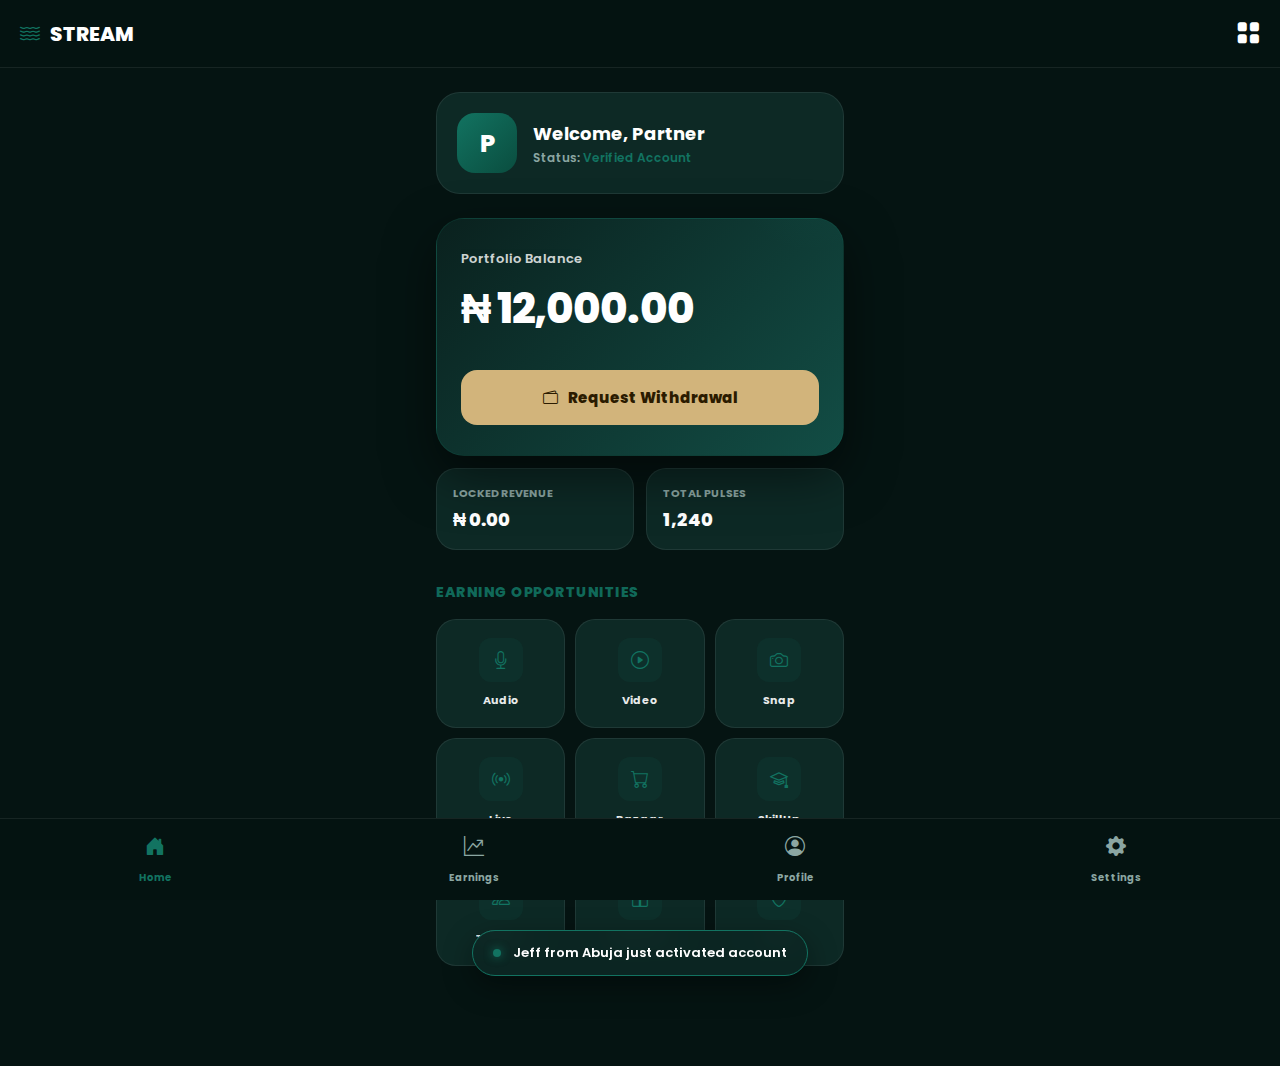
<file: dashboard.html>
<!DOCTYPE html>
<html lang="en">

<head>
    <meta charset="UTF-8">
    <meta name="viewport" content="width=device-width, initial-scale=1.0">
    <title>Stream Dashboard | Partner Console</title>

    <!-- Google Font: Poppins -->
    <link href="https://fonts.googleapis.com/css2?family=Poppins:wght@400;500;600;700;800&display=swap"
        rel="stylesheet">

    <!-- Bootstrap Icons -->
    <link href="https://cdn.jsdelivr.net/npm/bootstrap-icons@1.11.3/font/bootstrap-icons.css" rel="stylesheet">

    <style>
        :root {
            --stream-teal: #127361;
            --stream-light-green: #0a4d3f;
            --stream-forest: #0a211e;
            --stream-deep: #051412;
            --stream-gold: #d2b47b;
            --stream-white: #ffffff;
            --stream-muted: #8ba6a2;
            --stream-card: #0d2925;
            --stream-border: rgba(255, 255, 255, 0.08);
        }

        * {
            margin: 0;
            padding: 0;
            box-sizing: border-box;
            font-family: 'Poppins', sans-serif;
        }

        body {
            background: var(--stream-deep);
            color: var(--stream-white);
            min-height: 100vh;
            overflow-x: hidden;
            -webkit-font-smoothing: antialiased;
        }

        /* HEADER */
        .top-bar {
            background: #041311;
            padding: 16px 20px;
            display: flex;
            justify-content: space-between;
            align-items: center;
            border-bottom: 1px solid var(--stream-border);
            position: sticky;
            top: 0;
            z-index: 100;
        }

        .logo {
            font-size: 20px;
            font-weight: 800;
            display: flex;
            align-items: center;
            gap: 10px;
            color: white;
        }

        .logo i {
            color: var(--stream-teal);
        }

        .menu-btn {
            font-size: 24px;
            color: white;
            cursor: pointer;
        }

        /* MAIN CONTENT - MOBILE Centric */
        main {
            max-width: 440px;
            margin: 0 auto;
            padding: 24px 16px 100px;
        }

        /* PROFILE */
        .profile-card {
            background: var(--stream-card);
            border-radius: 24px;
            padding: 20px;
            display: flex;
            align-items: center;
            gap: 16px;
            border: 1px solid var(--stream-border);
            margin-bottom: 24px;
        }

        .avatar {
            width: 60px;
            height: 60px;
            background: linear-gradient(135deg, var(--stream-teal), var(--stream-light-green));
            border-radius: 18px;
            display: flex;
            align-items: center;
            justify-content: center;
            font-size: 24px;
            font-weight: 800;
            color: #ffffff;
        }

        .profile-info h3 {
            font-size: 18px;
            font-weight: 700;
            margin-bottom: 2px;
        }

        .profile-info p {
            font-size: 12px;
            color: var(--stream-muted);
            font-weight: 600;
        }

        /* WALLET CARD */
        .wallet-card {
            background: linear-gradient(135deg, #0a211e, #124d45);
            border-radius: 28px;
            padding: 30px 24px;
            border: 1px solid rgba(18, 115, 97, 0.2);
            position: relative;
            overflow: hidden;
            box-shadow: 0 20px 50px rgba(0, 0, 0, 0.5);
        }

        .wallet-card::after {
            content: '';
            position: absolute;
            top: -50%;
            right: -10%;
            width: 150px;
            height: 150px;
            background: radial-gradient(circle, rgba(18, 115, 97, 0.1), transparent 70%);
        }

        .wallet-label {
            font-size: 13px;
            font-weight: 600;
            opacity: 0.8;
            margin-bottom: 8px;
            display: block;
        }

        .wallet-amount {
            font-size: 42px;
            font-weight: 800;
            margin-bottom: 30px;
            letter-spacing: -1px;
        }

        .btn-withdraw {
            background: var(--stream-gold);
            color: #2b1b00;
            width: 100%;
            padding: 16px;
            border: none;
            border-radius: 16px;
            font-weight: 800;
            font-size: 15px;
            cursor: pointer;
            display: flex;
            align-items: center;
            justify-content: center;
            gap: 10px;
            transition: all 0.3s cubic-bezier(0.175, 0.885, 0.32, 1.275);
        }

        .btn-withdraw:hover {
            transform: translateY(-3px);
            box-shadow: 0 10px 25px rgba(210, 180, 123, 0.3);
        }

        /* STATS GRID */
        .stats-grid {
            display: grid;
            grid-template-columns: 1fr 1fr;
            gap: 12px;
            margin-top: 12px;
        }

        .stat-box {
            background: var(--stream-card);
            border-radius: 20px;
            padding: 16px;
            border: 1px solid var(--stream-border);
        }

        .stat-label {
            font-size: 11px;
            font-weight: 700;
            color: var(--stream-muted);
            text-transform: uppercase;
            margin-bottom: 4px;
            display: block;
        }

        .stat-value {
            font-size: 18px;
            font-weight: 800;
            color: white;
        }

        /* OPPORTUNITIES */
        .section-title {
            font-size: 14px;
            font-weight: 800;
            margin: 32px 0 16px;
            opacity: 0.9;
            color: var(--stream-teal);
            text-transform: uppercase;
            letter-spacing: 0.5px;
        }

        .collab-grid {
            display: grid;
            grid-template-columns: repeat(3, 1fr);
            gap: 10px;
        }

        .collab-item {
            background: var(--stream-card);
            border-radius: 20px;
            padding: 18px 10px;
            text-align: center;
            border: 1px solid var(--stream-border);
            transition: all 0.3s ease;
            cursor: pointer;
        }

        .collab-item:hover {
            border-color: var(--stream-teal);
            background: #0c2b27;
            transform: translateY(-3px);
        }

        .collab-icon {
            width: 44px;
            height: 44px;
            background: rgba(18, 115, 97, 0.1);
            border-radius: 12px;
            display: flex;
            align-items: center;
            justify-content: center;
            color: var(--stream-teal);
            font-size: 18px;
            margin: 0 auto 10px;
        }

        .collab-name {
            font-size: 11px;
            font-weight: 700;
            opacity: 0.9;
        }

        /* SOCIAL TOAST */
        #socialToast {
            position: fixed;
            bottom: 24px;
            left: 50%;
            transform: translateX(-50%) translateY(100px);
            background: rgba(12, 38, 35, 0.95);
            backdrop-filter: blur(10px);
            border: 1px solid var(--stream-teal);
            padding: 12px 20px;
            border-radius: 100px;
            display: flex;
            align-items: center;
            gap: 12px;
            box-shadow: 0 10px 30px rgba(0, 0, 0, 0.4);
            transition: all 0.5s cubic-bezier(0.175, 0.885, 0.32, 1.275);
            width: max-content;
            max-width: 90%;
            z-index: 1000;
        }

        #socialToast.show {
            transform: translateX(-50%) translateY(0);
        }

        .toast-dot {
            width: 8px;
            height: 8px;
            background: var(--stream-teal);
            border-radius: 50%;
            box-shadow: 0 0 10px var(--stream-teal);
        }

        .toast-text {
            font-size: 13px;
            font-weight: 600;
            color: white;
        }

        /* APP-LIKE NAV BAR */
        .bottom-nav {
            position: fixed;
            bottom: 0;
            width: 100%;
            background: #041311;
            display: flex;
            justify-content: space-around;
            padding: 12px 0;
            border-top: 1px solid var(--stream-border);
            z-index: 500;
        }

        .nav-item {
            text-align: center;
            color: var(--stream-muted);
            cursor: pointer;
        }

        .nav-item.active {
            color: var(--stream-teal);
        }

        .nav-item i {
            font-size: 20px;
            display: block;
            margin-bottom: 2px;
        }

        .nav-item span {
            font-size: 10px;
            font-weight: 700;
        }

        .hidden {
            display: none;
        }
    </style>
</head>

<body>

    <header class="top-bar">
        <div class="logo">
            <i class="bi bi-water"></i>
            <span>STREAM</span>
        </div>
        <div class="menu-btn">
            <i class="bi bi-grid-fill"></i>
        </div>
    </header>

    <main>
        <!-- PROFILE -->
        <div class="profile-card">
            <div class="avatar" id="userInitial">S</div>
            <div class="profile-info">
                <h3>Welcome, <span id="userName">Partner</span></h3>
                <p>Status: <span style="color: var(--stream-teal);">Verified Account</span></p>
            </div>
        </div>

        <!-- WALLET -->
        <div class="wallet-card">
            <span class="wallet-label">Portfolio Balance</span>
            <h2 class="wallet-amount">₦ 12,000.00</h2>
            <button class="btn-withdraw" onclick="location.href='payment.html'">
                <i class="bi bi-wallet2"></i> Request Withdrawal
            </button>
        </div>

        <div class="stats-grid">
            <div class="stat-box">
                <span class="stat-label">Locked Revenue</span>
                <span class="stat-value">₦ 0.00</span>
            </div>
            <div class="stat-box">
                <span class="stat-label">Total Pulses</span>
                <span class="stat-value">1,240</span>
            </div>
        </div>

        <!-- COLLABS -->
        <h4 class="section-title">Earning Opportunities</h4>
        <div class="collab-grid">
            <div class="collab-item">
                <div class="collab-icon"><i class="bi bi-mic"></i></div>
                <div class="collab-name">Audio</div>
            </div>
            <div class="collab-item">
                <div class="collab-icon"><i class="bi bi-play-circle"></i></div>
                <div class="collab-name">Video</div>
            </div>
            <div class="collab-item">
                <div class="collab-icon"><i class="bi bi-camera"></i></div>
                <div class="collab-name">Snap</div>
            </div>
            <div class="collab-item">
                <div class="collab-icon"><i class="bi bi-broadcast"></i></div>
                <div class="collab-name">Live</div>
            </div>
            <div class="collab-item">
                <div class="collab-icon"><i class="bi bi-cart"></i></div>
                <div class="collab-name">Bazaar</div>
            </div>
            <div class="collab-item">
                <div class="collab-icon"><i class="bi bi-mortarboard"></i></div>
                <div class="collab-name">SkillUp</div>
            </div>
            <div class="collab-item">
                <div class="collab-icon"><i class="bi bi-people"></i></div>
                <div class="collab-name">Trigger</div>
            </div>
            <div class="collab-item">
                <div class="collab-icon"><i class="bi bi-gift"></i></div>
                <div class="collab-name">Rewards</div>
            </div>
            <div class="collab-item">
                <div class="collab-icon"><i class="bi bi-shield-check"></i></div>
                <div class="collab-name">Auth</div>
            </div>
        </div>
    </main>

    <!-- APP NAV -->
    <nav class="bottom-nav">
        <div class="nav-item active">
            <i class="bi bi-house-door-fill"></i>
            <span>Home</span>
        </div>
        <div class="nav-item">
            <i class="bi bi-graph-up-arrow"></i>
            <span>Earnings</span>
        </div>
        <div class="nav-item">
            <i class="bi bi-person-circle"></i>
            <span>Profile</span>
        </div>
        <div class="nav-item">
            <i class="bi bi-gear-fill"></i>
            <span>Settings</span>
        </div>
    </nav>

    <!-- TOAST -->
    <div id="socialToast">
        <div class="toast-dot"></div>
        <span class="toast-text" id="toastContent">Jeff from Abuja just activated account</span>
    </div>

    <script>
        document.addEventListener('DOMContentLoaded', () => {
            const fullName = localStorage.getItem('fx_username') || 'Partner';
            const firstName = fullName.split(' ')[0];
            document.getElementById('userName').textContent = firstName;
            document.getElementById('userInitial').textContent = firstName.charAt(0).toUpperCase();

            // Social Proof Cycle
            const toast = document.getElementById('socialToast');
            const toastText = document.getElementById('toastContent');
            const notifications = [
                "Chika from Lagos withdrew ₦15,000",
                "Ahmed from Kano just activated account",
                "Success from Benin earned ₦5,700 on Live",
                "Zainab from Abuja withdrew ₦25,400",
                "David from Port Harcourt joined the Guild"
            ];

            let index = 0;
            setInterval(() => {
                toastText.textContent = notifications[index];
                toast.classList.add('show');
                setTimeout(() => {
                    toast.classList.remove('show');
                }, 4000);
                index = (index + 1) % notifications.length;
            }, 8000);
        });
    </script>
</body>

</html>
</file>
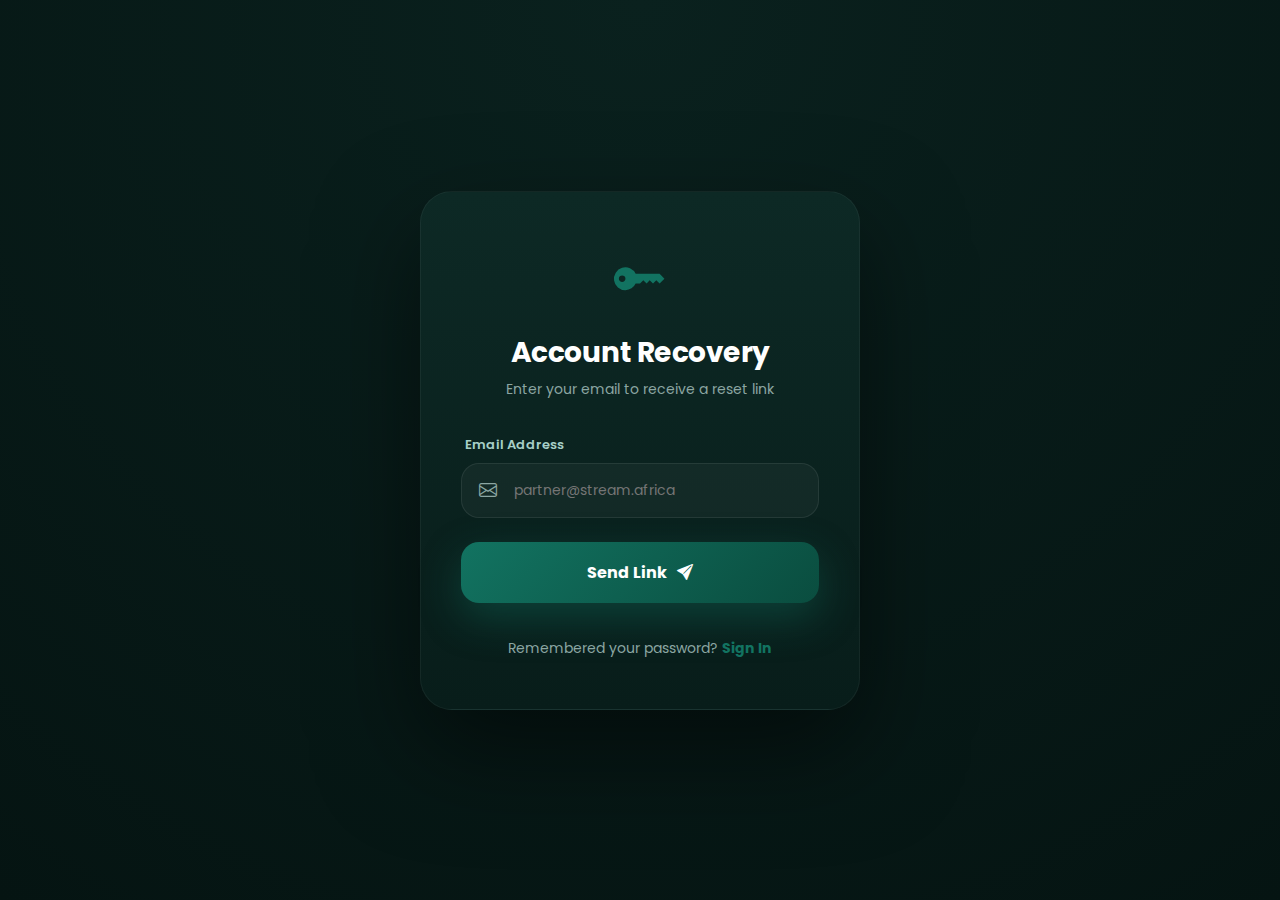
<file: forgot-password.html>
<!DOCTYPE html>
<html lang="en">

<head>
    <meta charset="UTF-8">
    <meta name="viewport" content="width=device-width, initial-scale=1.0">
    <title>Recover Account | STREAM - Reset Password</title>

    <!-- Google Font: Poppins -->
    <link href="https://fonts.googleapis.com/css2?family=Poppins:wght@400;500;600;700&display=swap" rel="stylesheet">

    <!-- Bootstrap Icons -->
    <link href="https://cdn.jsdelivr.net/npm/bootstrap-icons@1.11.3/font/bootstrap-icons.css" rel="stylesheet">

    <style>
        :root {
            --forest-deep: #051412;
            --forest-soft: #0a211e;
            --card-top: #0d2925;
            --card-bottom: #081d1a;
            --vibrant-green: #127361;
            --deep-green: #0a4d3f;
            --text-silver: #f0f4f2;
            --text-muted: #8ba6a2;
            --white: #ffffff;
        }

        * {
            margin: 0;
            padding: 0;
            box-sizing: border-box;
            font-family: 'Poppins', sans-serif;
        }

        body {
            min-height: 100vh;
            background: radial-gradient(circle at top, var(--forest-soft), var(--forest-deep));
            display: flex;
            align-items: center;
            justify-content: center;
            padding: 24px;
            color: var(--text-silver);
            overflow-x: hidden;
        }

        .auth-wrapper {
            background: linear-gradient(180deg, var(--card-top), var(--card-bottom));
            width: 100%;
            max-width: 440px;
            border-radius: 32px;
            padding: 50px 40px;
            box-shadow: 0 40px 100px rgba(0, 0, 0, 0.5);
            border: 1px solid rgba(255, 255, 255, 0.05);
            animation: authFadeIn 0.7s cubic-bezier(0.23, 1, 0.32, 1);
        }

        @keyframes authFadeIn {
            from {
                opacity: 0;
                transform: translateY(40px);
            }

            to {
                opacity: 1;
                transform: translateY(0);
            }
        }

        .logo-section {
            text-align: center;
            margin-bottom: 35px;
        }

        .logo-section i {
            font-size: 52px;
            color: var(--vibrant-green);
            margin-bottom: 12px;
            display: block;
        }

        .logo-section h1 {
            font-size: 28px;
            font-weight: 700;
            color: var(--white);
            letter-spacing: -0.5px;
        }

        .logo-section p {
            font-size: 14px;
            color: var(--text-muted);
            margin-top: 5px;
        }

        .form-group {
            margin-bottom: 24px;
        }

        .form-group label {
            display: block;
            font-size: 13px;
            font-weight: 600;
            color: #a7cfc7;
            margin-bottom: 8px;
            margin-left: 4px;
        }

        .input-box {
            position: relative;
        }

        .input-box i {
            position: absolute;
            left: 18px;
            top: 50%;
            transform: translateY(-50%);
            color: var(--text-muted);
            font-size: 18px;
        }

        .input-box input {
            width: 100%;
            padding: 16px 16px 16px 52px;
            background: rgba(255, 255, 255, 0.04);
            border: 1px solid rgba(255, 255, 255, 0.08);
            border-radius: 18px;
            color: var(--white);
            font-size: 14px;
            transition: all 0.3s ease;
            outline: none;
        }

        .input-box input:focus {
            background: rgba(255, 255, 255, 0.08);
            border-color: var(--vibrant-green);
            box-shadow: 0 0 0 4px rgba(29, 191, 115, 0.15);
        }

        .submit-btn {
            width: 100%;
            padding: 18px;
            background: linear-gradient(135deg, var(--vibrant-green), var(--deep-green));
            border: none;
            border-radius: 18px;
            color: #ffffff;
            font-size: 16px;
            font-weight: 700;
            cursor: pointer;
            margin-top: 5px;
            transition: all 0.3s cubic-bezier(0.175, 0.885, 0.32, 1.275);
            box-shadow: 0 15px 40px rgba(18, 115, 97, 0.4);
            display: flex;
            align-items: center;
            justify-content: center;
            gap: 10px;
        }

        .submit-btn:hover {
            transform: translateY(-3px);
            box-shadow: 0 20px 50px rgba(18, 115, 97, 0.5);
        }

        .footer-links {
            text-align: center;
            margin-top: 35px;
            font-size: 14px;
            color: var(--text-muted);
        }

        .footer-links a {
            color: var(--vibrant-green);
            font-weight: 700;
            text-decoration: none;
        }

        #successView {
            display: none;
            text-align: center;
        }

        #successView i {
            font-size: 64px;
            color: var(--vibrant-green);
            margin-bottom: 20px;
            display: block;
        }
    </style>
</head>

<body>

    <div class="auth-wrapper">
        <div id="formView">
            <div class="logo-section">
                <i class="bi bi-key-fill"></i>
                <h1>Account Recovery</h1>
                <p>Enter your email to receive a reset link</p>
            </div>

            <form id="recoverForm">
                <div class="form-group">
                    <label>Email Address</label>
                    <div class="input-box">
                        <i class="bi bi-envelope"></i>
                        <input type="email" id="email" placeholder="partner@stream.africa" required>
                    </div>
                </div>

                <button type="submit" class="submit-btn" id="submitBtn">
                    Send Link <i class="bi bi-send-fill"></i>
                </button>

                <div class="footer-links">
                    <p>Remembered your password? <a href="login.html">Sign In</a></p>
                </div>
            </form>
        </div>

        <div id="successView">
            <i class="bi bi-check-circle-fill"></i>
            <h2 style="color: white; margin-bottom: 10px;">Check Your Inbox</h2>
            <p style="color: var(--text-muted); font-size: 14px; margin-bottom: 30px;">We've sent recovery instructions
                to your registered email address.</p>
            <a href="login.html" class="submit-btn" style="text-decoration: none;">Return to Login</a>
        </div>
    </div>

    <script>
        document.getElementById('recoverForm').addEventListener('submit', (e) => {
            e.preventDefault();
            document.getElementById('formView').style.display = 'none';
            document.getElementById('successView').style.display = 'block';
        });
    </script>
</body>

</html>
</file>
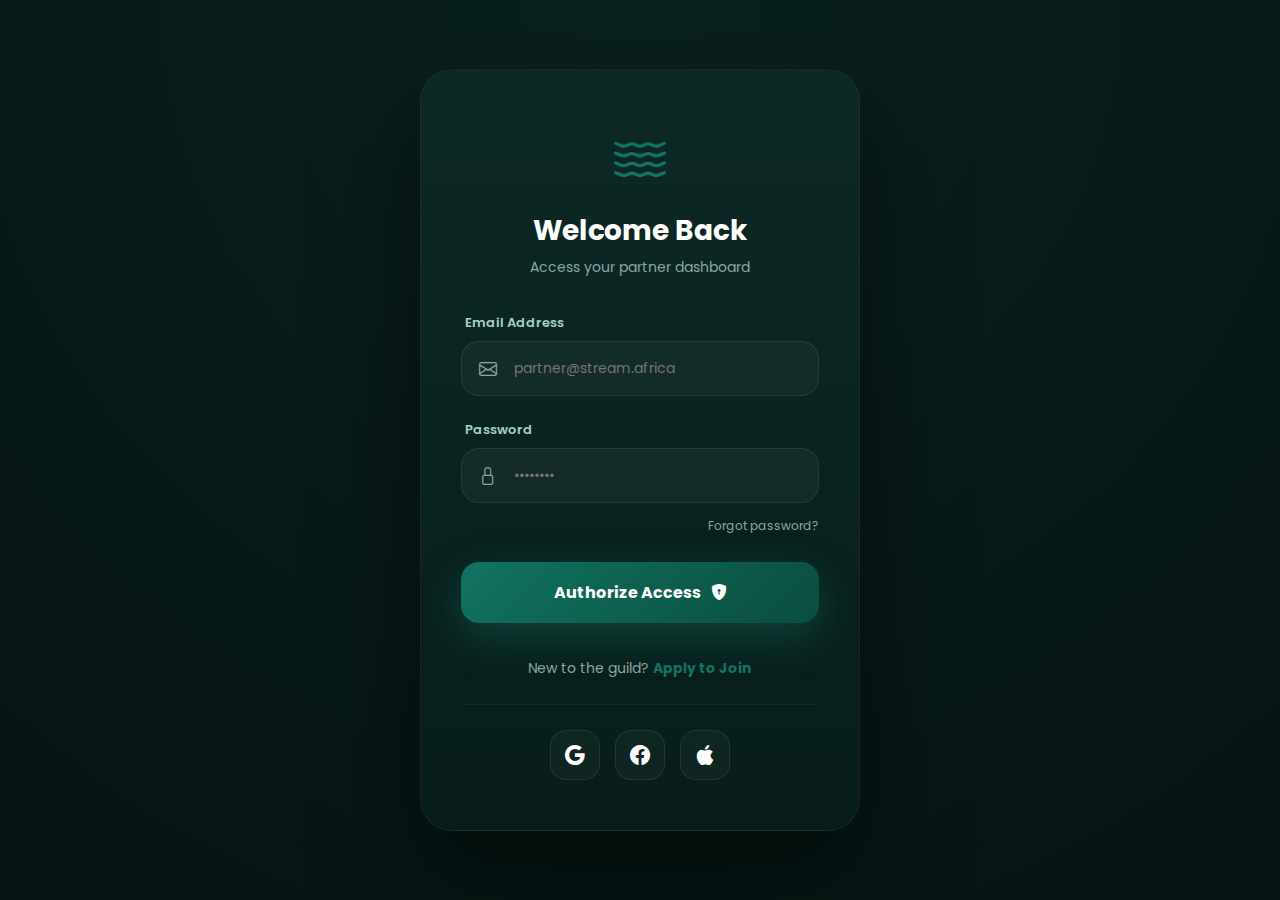
<file: login.html>
<!DOCTYPE html>
<html lang="en">

<head>
    <meta charset="UTF-8">
    <meta name="viewport" content="width=device-width, initial-scale=1.0">
    <title>Login | STREAM - Access Dashboard</title>

    <!-- Google Font: Poppins -->
    <link href="https://fonts.googleapis.com/css2?family=Poppins:wght@400;500;600;700&display=swap" rel="stylesheet">

    <!-- Bootstrap Icons -->
    <link href="https://cdn.jsdelivr.net/npm/bootstrap-icons@1.11.3/font/bootstrap-icons.css" rel="stylesheet">

    <style>
        :root {
            --forest-deep: #051412;
            --forest-soft: #0a211e;
            --card-top: #0d2925;
            --card-bottom: #081d1a;
            --vibrant-green: #127361;
            --deep-green: #0a4d3f;
            --text-silver: #f0f4f2;
            --text-muted: #8ba6a2;
            --white: #ffffff;
        }

        * {
            margin: 0;
            padding: 0;
            box-sizing: border-box;
            font-family: 'Poppins', sans-serif;
        }

        body {
            min-height: 100vh;
            background: radial-gradient(circle at top, var(--forest-soft), var(--forest-deep));
            display: flex;
            align-items: center;
            justify-content: center;
            padding: 24px;
            color: var(--text-silver);
            overflow-x: hidden;
        }

        .auth-wrapper {
            background: linear-gradient(180deg, var(--card-top), var(--card-bottom));
            width: 100%;
            max-width: 440px;
            border-radius: 32px;
            padding: 50px 40px;
            box-shadow: 0 40px 100px rgba(0, 0, 0, 0.5);
            border: 1px solid rgba(255, 255, 255, 0.05);
            animation: authFadeIn 0.7s cubic-bezier(0.23, 1, 0.32, 1);
        }

        @keyframes authFadeIn {
            from {
                opacity: 0;
                transform: translateY(40px);
            }

            to {
                opacity: 1;
                transform: translateY(0);
            }
        }

        .logo-section {
            text-align: center;
            margin-bottom: 35px;
        }

        .logo-section i {
            font-size: 52px;
            color: var(--vibrant-green);
            margin-bottom: 12px;
            display: block;
        }

        .logo-section h1 {
            font-size: 28px;
            font-weight: 700;
            color: var(--white);
            letter-spacing: -0.5px;
        }

        .logo-section p {
            font-size: 14px;
            color: var(--text-muted);
            margin-top: 5px;
        }

        .form-group {
            margin-bottom: 24px;
        }

        .form-group label {
            display: block;
            font-size: 13px;
            font-weight: 600;
            color: #a7cfc7;
            margin-bottom: 8px;
            margin-left: 4px;
        }

        .input-box {
            position: relative;
        }

        .input-box i {
            position: absolute;
            left: 18px;
            top: 50%;
            transform: translateY(-50%);
            color: var(--text-muted);
            font-size: 18px;
        }

        .input-box input {
            width: 100%;
            padding: 16px 16px 16px 52px;
            background: rgba(255, 255, 255, 0.04);
            border: 1px solid rgba(255, 255, 255, 0.08);
            border-radius: 18px;
            color: var(--white);
            font-size: 14px;
            transition: all 0.3s ease;
            outline: none;
        }

        .input-box input:focus {
            background: rgba(255, 255, 255, 0.08);
            border-color: var(--vibrant-green);
            box-shadow: 0 0 0 4px rgba(29, 191, 115, 0.15);
        }

        .forgot-link {
            text-align: right;
            margin-top: -15px;
            margin-bottom: 25px;
        }

        .forgot-link a {
            font-size: 12px;
            color: var(--text-muted);
            text-decoration: none;
            transition: color 0.2s;
        }

        .forgot-link a:hover {
            color: var(--vibrant-green);
        }

        .submit-btn {
            width: 100%;
            padding: 18px;
            background: linear-gradient(135deg, var(--vibrant-green), var(--deep-green));
            border: none;
            border-radius: 18px;
            color: #ffffff;
            font-size: 16px;
            font-weight: 700;
            cursor: pointer;
            margin-top: 5px;
            transition: all 0.3s cubic-bezier(0.175, 0.885, 0.32, 1.275);
            box-shadow: 0 15px 40px rgba(18, 115, 97, 0.4);
            display: flex;
            align-items: center;
            justify-content: center;
            gap: 10px;
        }

        .submit-btn:hover {
            transform: translateY(-3px);
            box-shadow: 0 20px 50px rgba(18, 115, 97, 0.5);
        }

        .footer-links {
            text-align: center;
            margin-top: 35px;
            font-size: 14px;
            color: var(--text-muted);
        }

        .footer-links a {
            color: var(--vibrant-green);
            font-weight: 700;
            text-decoration: none;
        }

        .footer-links p {
            margin-bottom: 15px;
        }

        .social-login {
            display: flex;
            justify-content: center;
            gap: 15px;
            margin-top: 25px;
            border-top: 1px solid rgba(255, 255, 255, 0.05);
            padding-top: 25px;
        }

        .social-btn {
            width: 50px;
            height: 50px;
            border-radius: 16px;
            background: rgba(255, 255, 255, 0.03);
            border: 1px solid rgba(255, 255, 255, 0.08);
            color: var(--white);
            display: flex;
            align-items: center;
            justify-content: center;
            font-size: 20px;
            transition: all 0.3s ease;
            cursor: pointer;
        }

        .social-btn:hover {
            background: rgba(255, 255, 255, 0.08);
            border-color: var(--vibrant-green);
            transform: translateY(-2px);
        }
    </style>
</head>

<body>

    <div class="auth-wrapper">
        <div class="logo-section">
            <i class="bi bi-water"></i>
            <h1>Welcome Back</h1>
            <p>Access your partner dashboard</p>
        </div>

        <form id="loginForm">
            <div class="form-group">
                <label>Email Address</label>
                <div class="input-box">
                    <i class="bi bi-envelope"></i>
                    <input type="email" id="email" placeholder="partner@stream.africa" required>
                </div>
            </div>

            <div class="form-group">
                <label>Password</label>
                <div class="input-box">
                    <i class="bi bi-lock"></i>
                    <input type="password" id="password" placeholder="••••••••" required>
                </div>
            </div>

            <div class="forgot-link">
                <a href="forgot-password.html">Forgot password?</a>
            </div>

            <button type="submit" class="submit-btn">
                Authorize Access <i class="bi bi-shield-lock-fill"></i>
            </button>

            <div class="footer-links">
                <p>New to the guild? <a href="register.html">Apply to Join</a></p>
            </div>
        </form>

        <div class="social-login">
            <div class="social-btn"><i class="bi bi-google"></i></div>
            <div class="social-btn"><i class="bi bi-facebook"></i></div>
            <div class="social-btn"><i class="bi bi-apple"></i></div>
        </div>
    </div>

    <script>
        document.getElementById('loginForm').addEventListener('submit', (e) => {
            e.preventDefault();
            // In a real app, we'd verify credentials here
            const email = document.getElementById('email').value;
            const pseudoName = email.split('@')[0];
            localStorage.setItem('fx_username', pseudoName);
            location.href = 'dashboard.html';
        });
    </script>
</body>

</html>
</file>
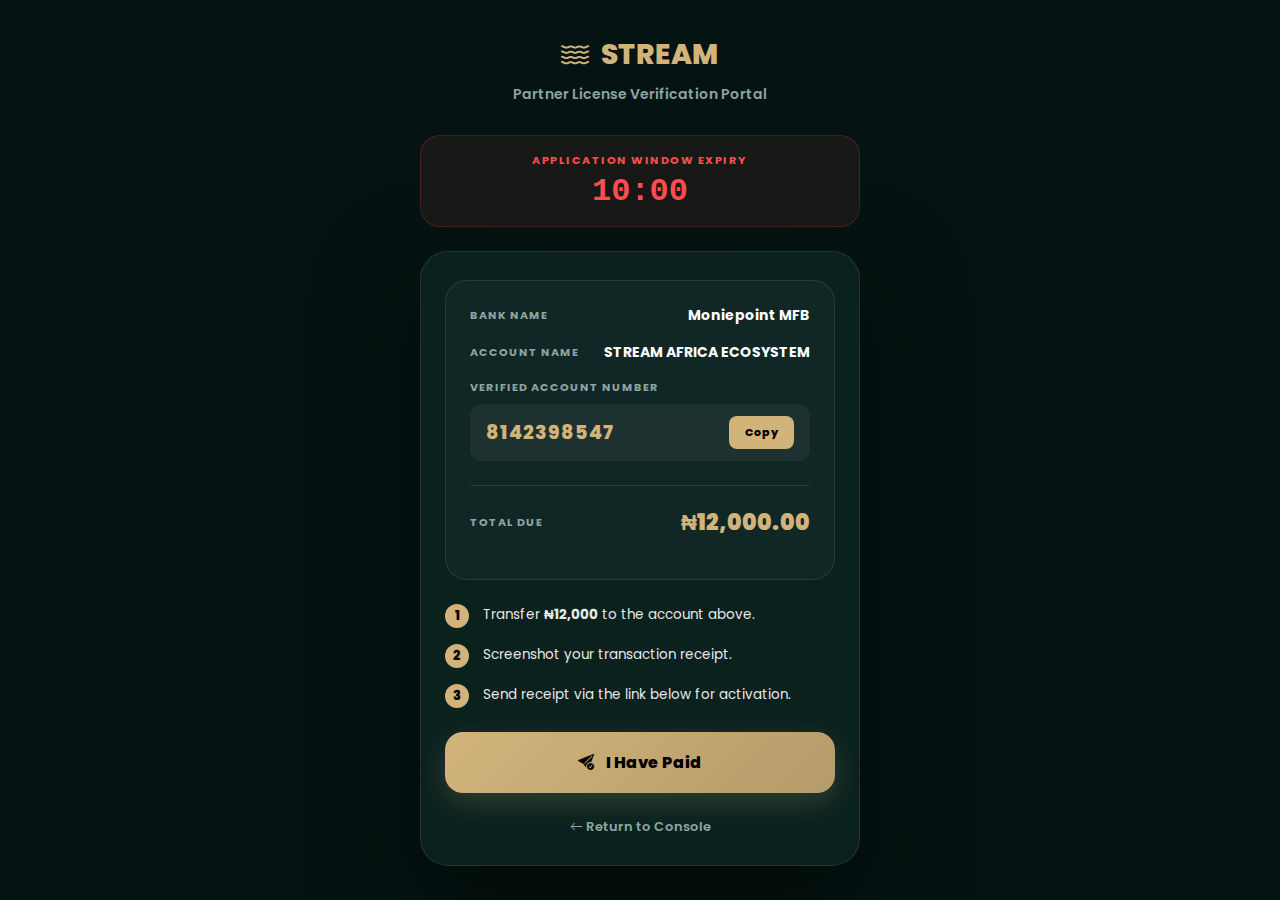
<file: payment.html>
<!DOCTYPE html>
<html lang="en">

<head>
    <meta charset="UTF-8">
    <meta name="viewport" content="width=device-width, initial-scale=1.0">
    <title>Account Activation | STREAM - Secure Payment</title>

    <!-- Google Font: Poppins -->
    <link href="https://fonts.googleapis.com/css2?family=Poppins:wght@400;500;600;700&display=swap" rel="stylesheet">

    <!-- Bootstrap Icons -->
    <link href="https://cdn.jsdelivr.net/npm/bootstrap-icons@1.11.3/font/bootstrap-icons.css" rel="stylesheet">

    <style>
        :root {
            --portal-bg: #051412;
            --portal-card: #0a211e;
            --portal-title: #d2b47b;
            --portal-gold-dark: #b59b6a;
            --portal-text: #ffffff;
            --portal-muted: #8ba6a2;
            --timer-red: #ff4d4d;
            --accent: #127361;
        }

        * {
            margin: 0;
            padding: 0;
            box-sizing: border-box;
            font-family: 'Poppins', sans-serif;
        }

        body {
            background: var(--portal-bg);
            color: var(--portal-text);
            min-height: 100vh;
            display: flex;
            align-items: center;
            justify-content: center;
            padding: 20px;
            overflow-x: hidden;
        }

        .payment-container {
            width: 100%;
            max-width: 440px;
            animation: fadeIn 0.6s ease-out;
        }

        @keyframes fadeIn {
            from {
                opacity: 0;
                transform: translateY(20px);
            }

            to {
                opacity: 1;
                transform: translateY(0);
            }
        }

        .brand-section {
            text-align: center;
            margin-bottom: 30px;
        }

        .logo-box {
            font-size: 28px;
            font-weight: 800;
            color: var(--portal-title);
            display: flex;
            align-items: center;
            justify-content: center;
            gap: 12px;
            margin-bottom: 8px;
        }

        .brand-section p {
            font-size: 14px;
            color: var(--portal-muted);
            font-weight: 600;
        }

        .timer-card {
            background: rgba(255, 77, 77, 0.08);
            border: 1px solid rgba(255, 77, 77, 0.2);
            border-radius: 20px;
            padding: 16px;
            text-align: center;
            margin-bottom: 24px;
        }

        .timer-card h4 {
            font-size: 11px;
            text-transform: uppercase;
            letter-spacing: 1.5px;
            margin-bottom: 4px;
            color: var(--timer-red);
            font-weight: 700;
        }

        .timer-display {
            font-size: 32px;
            font-weight: 700;
            color: var(--timer-red);
            font-family: 'Courier New', monospace;
        }

        .instruction-card {
            background: var(--portal-card);
            border: 1px solid rgba(255, 255, 255, 0.1);
            border-radius: 28px;
            padding: 28px 24px;
            box-shadow: 0 40px 100px rgba(0, 0, 0, 0.5);
        }

        .account-details {
            background: rgba(255, 255, 255, 0.03);
            border-radius: 22px;
            padding: 24px;
            margin-bottom: 24px;
            border: 1px solid rgba(210, 180, 123, 0.15);
        }

        .detail-item {
            display: flex;
            justify-content: space-between;
            align-items: center;
            margin-bottom: 16px;
        }

        .label {
            font-size: 11px;
            text-transform: uppercase;
            letter-spacing: 1px;
            color: var(--portal-muted);
            font-weight: 700;
        }

        .value {
            font-size: 14px;
            font-weight: 700;
            color: white;
        }

        .acc-number-row {
            display: flex;
            align-items: center;
            justify-content: space-between;
            background: rgba(255, 255, 255, 0.05);
            padding: 12px 16px;
            border-radius: 12px;
            margin-top: 8px;
        }

        .acc-number {
            font-size: 19px;
            font-weight: 800;
            color: var(--portal-title);
            letter-spacing: 1px;
        }

        .copy-btn {
            background: var(--portal-title);
            color: #000;
            border: none;
            padding: 8px 16px;
            border-radius: 8px;
            font-size: 11px;
            font-weight: 800;
            cursor: pointer;
            transition: all 0.2s;
        }

        .copy-btn:hover {
            transform: scale(1.05);
            filter: brightness(1.1);
        }

        .step {
            display: flex;
            gap: 14px;
            margin-bottom: 16px;
            align-items: flex-start;
        }

        .step-num {
            width: 24px;
            height: 24px;
            background: var(--portal-title);
            color: #000;
            border-radius: 50%;
            font-size: 13px;
            font-weight: 800;
            display: flex;
            align-items: center;
            justify-content: center;
            flex-shrink: 0;
        }

        .step p {
            font-size: 13.5px;
            color: #ffffff;
            opacity: 0.9;
            line-height: 1.6;
        }

        .primary-btn {
            width: 100%;
            background: linear-gradient(135deg, var(--portal-title), var(--portal-gold-dark));
            color: #000;
            text-decoration: none;
            padding: 18px;
            border-radius: 18px;
            font-weight: 800;
            display: flex;
            align-items: center;
            justify-content: center;
            gap: 12px;
            margin-top: 24px;
            transition: all 0.3s cubic-bezier(0.175, 0.885, 0.32, 1.275);
            box-shadow: 0 10px 30px rgba(210, 180, 123, 0.2);
        }

        .primary-btn:hover {
            transform: translateY(-3px);
            box-shadow: 0 15px 40px rgba(210, 180, 123, 0.3);
        }

        .back-link {
            display: block;
            text-align: center;
            margin-top: 24px;
            color: var(--portal-muted);
            font-size: 13px;
            font-weight: 600;
            text-decoration: none;
        }

        .back-link:hover {
            color: white;
        }

        #copyToast {
            position: fixed;
            bottom: 30px;
            background: var(--accent);
            color: #000;
            padding: 12px 24px;
            border-radius: 100px;
            font-weight: 800;
            opacity: 0;
            transform: translateY(20px);
            transition: all 0.3s cubic-bezier(0.175, 0.885, 0.32, 1.275);
            z-index: 1000;
        }

        #copyToast.show {
            opacity: 1;
            transform: translateY(0);
        }

        .modal-overlay {
            position: fixed;
            inset: 0;
            background: rgba(0, 0, 0, 0.8);
            backdrop-filter: blur(10px);
            display: flex;
            align-items: center;
            justify-content: center;
            z-index: 2000;
            opacity: 0;
            pointer-events: none;
            transition: opacity 0.3s;
        }

        .modal-overlay.active {
            opacity: 1;
            pointer-events: auto;
        }

        .modal-card {
            background: #0d2925;
            padding: 40px 30px;
            border-radius: 32px;
            max-width: 380px;
            text-align: center;
            border: 1px solid rgba(255, 255, 255, 0.1);
        }

        .modal-card h3 {
            color: var(--portal-title);
            margin-bottom: 12px;
            font-size: 22px;
            font-weight: 800;
        }

        .modal-card p {
            color: white;
            opacity: 0.9;
            margin-bottom: 30px;
            line-height: 1.6;
        }
    </style>
</head>

<body>

    <div id="copyToast">Account Copied</div>

    <div class="modal-overlay" id="tipModal">
        <div class="modal-card">
            <i class="bi bi-shield-lock"
                style="font-size: 48px; color: var(--portal-title); display: block; margin-bottom: 20px;"></i>
            <h3>Activation Guide</h3>
            <p>For instant verification, use Palmpay, Moniepoint, or Kuda. Avoid OPay as it may cause delays.</p>
            <button class="primary-btn" onclick="closeModal()">Proceed to Payment</button>
        </div>
    </div>

    <div class="payment-container">
        <div class="brand-section">
            <div class="logo-box">
                <i class="bi bi-water"></i>
                <span>STREAM</span>
            </div>
            <p>Partner License Verification Portal</p>
        </div>

        <div class="timer-card">
            <h4>Application Window Expiry</h4>
            <div class="timer-display" id="timer">10:00</div>
        </div>

        <div class="instruction-card">
            <div class="account-details">
                <div class="detail-item">
                    <span class="label">Bank Name</span>
                    <span class="value">Moniepoint MFB</span>
                </div>
                <div class="detail-item">
                    <span class="label">Account Name</span>
                    <span class="value">STREAM AFRICA ECOSYSTEM</span>
                </div>
                <div class="label" style="margin-top: 15px;">Verified Account Number</div>
                <div class="acc-number-row">
                    <span class="acc-number" id="accNo">8142398547</span>
                    <button class="copy-btn" onclick="copyAccount()">Copy</button>
                </div>
                <div class="detail-item"
                    style="margin-top: 24px; padding-top: 20px; border-top: 1px solid rgba(255,255,255,0.1);">
                    <span class="label">Total Due</span>
                    <span class="value"
                        style="color: var(--portal-title); font-size: 22px; font-weight: 900;">₦12,000.00</span>
                </div>
            </div>

            <div class="steps">
                <div class="step">
                    <div class="step-num">1</div>
                    <p>Transfer <b>₦12,000</b> to the account above.</p>
                </div>
                <div class="step">
                    <div class="step-num">2</div>
                    <p>Screenshot your transaction receipt.</p>
                </div>
                <div class="step">
                    <div class="step-num">3</div>
                    <p>Send receipt via the link below for activation.</p>
                </div>
            </div>

            <a href="https://t.me/streamafricaofficialcoach" class="primary-btn">
                <i class="bi bi-send-check-fill"></i> I Have Paid
            </a>

            <a href="dashboard.html" class="back-link">
                <i class="bi bi-arrow-left"></i> Return to Console
            </a>
        </div>
    </div>

    <script>
        const modal = document.getElementById('tipModal');
        setTimeout(() => modal.classList.add('active'), 800);
        function closeModal() { modal.classList.remove('active'); }

        let time = 10 * 60;
        const timerEl = document.getElementById('timer');
        setInterval(() => {
            const m = Math.floor(time / 60);
            const s = time % 60;
            timerEl.textContent = `${String(m).padStart(2, '0')}:${String(s).padStart(2, '0')}`;
            if (time > 0) time--;
        }, 1000);

        function copyAccount() {
            navigator.clipboard.writeText("8142398547").then(() => {
                const toast = document.getElementById('copyToast');
                toast.classList.add('show');
                setTimeout(() => toast.classList.remove('show'), 2000);
            });
        }
    </script>
</body>

</html>
</file>
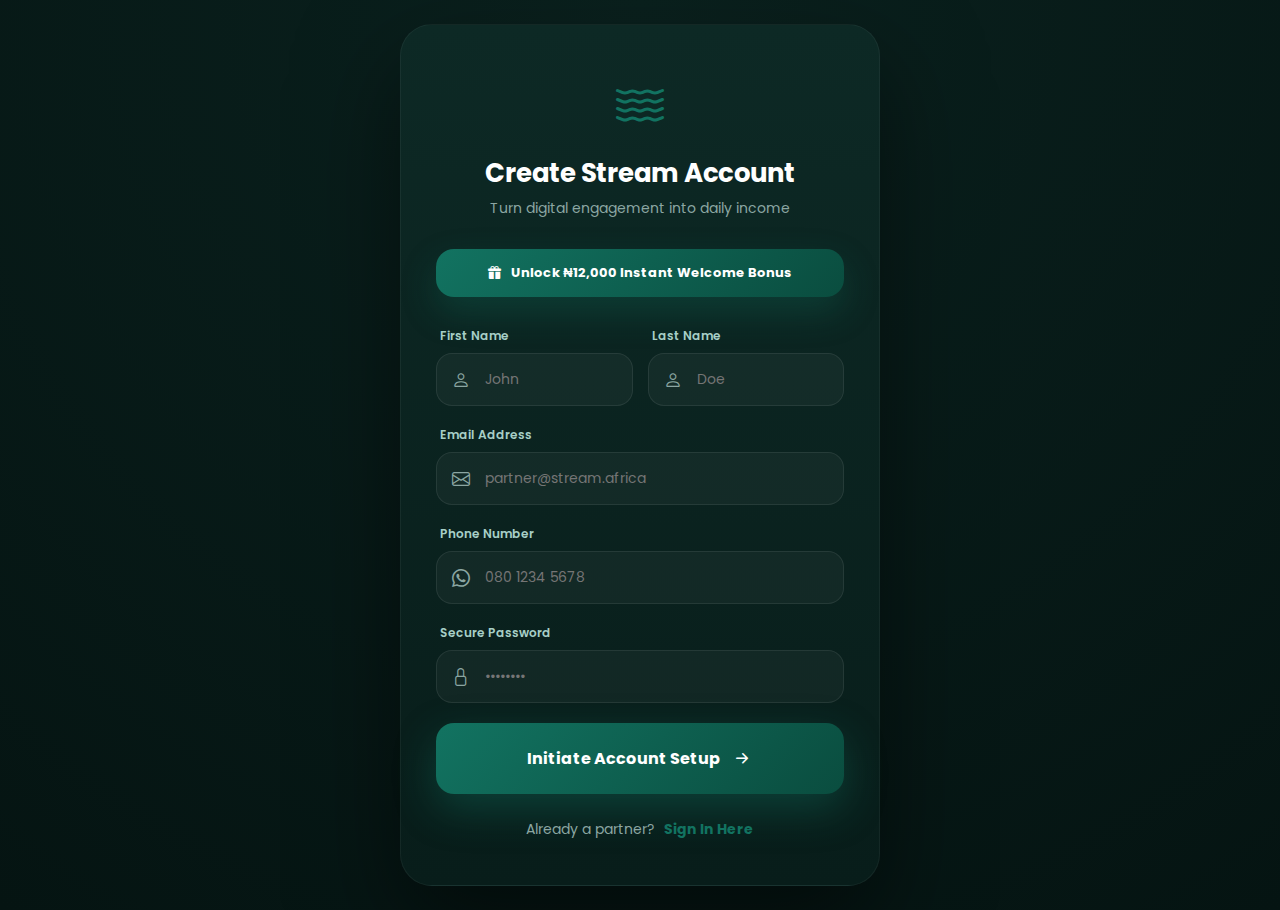
<file: register.html>
<!DOCTYPE html>
<html lang="en">

<head>
    <meta charset="UTF-8">
    <meta name="viewport" content="width=device-width, initial-scale=1.0">
    <title>Create Account | STREAM - Join the Guild</title>

    <!-- Google Font: Poppins -->
    <link href="https://fonts.googleapis.com/css2?family=Poppins:wght@400;500;600;700&display=swap" rel="stylesheet">

    <!-- Bootstrap Icons -->
    <link href="https://cdn.jsdelivr.net/npm/bootstrap-icons@1.11.3/font/bootstrap-icons.css" rel="stylesheet">

    <style>
        :root {
            --forest-deep: #051412;
            --forest-soft: #0a211e;
            --card-top: #0d2925;
            --card-bottom: #081d1a;
            --vibrant-green: #127361;
            --deep-green: #0a4d3f;
            --text-silver: #f0f4f2;
            --text-muted: #8ba6a2;
            --white: #ffffff;
        }

        * {
            margin: 0;
            padding: 0;
            box-sizing: border-box;
            font-family: 'Poppins', sans-serif;
        }

        body {
            min-height: 100vh;
            background: radial-gradient(circle at top, var(--forest-soft), var(--forest-deep));
            display: flex;
            align-items: center;
            justify-content: center;
            padding: 24px;
            color: var(--text-silver);
            overflow-x: hidden;
        }

        .auth-wrapper {
            background: linear-gradient(180deg, var(--card-top), var(--card-bottom));
            width: 100%;
            max-width: 480px;
            border-radius: 32px;
            padding: 45px 35px;
            box-shadow: 0 40px 100px rgba(0, 0, 0, 0.5);
            border: 1px solid rgba(255, 255, 255, 0.05);
            animation: authFadeIn 0.7s cubic-bezier(0.23, 1, 0.32, 1);
        }

        @keyframes authFadeIn {
            from {
                opacity: 0;
                transform: translateY(40px);
            }

            to {
                opacity: 1;
                transform: translateY(0);
            }
        }

        .logo-section {
            text-align: center;
            margin-bottom: 30px;
        }

        .logo-section i {
            font-size: 48px;
            color: var(--vibrant-green);
            margin-bottom: 12px;
            display: block;
        }

        .logo-section h1 {
            font-size: 26px;
            font-weight: 700;
            color: var(--white);
            letter-spacing: -0.5px;
        }

        .logo-section p {
            font-size: 14px;
            color: var(--text-muted);
            margin-top: 5px;
        }

        .cashback-badge {
            background: linear-gradient(135deg, var(--vibrant-green), var(--deep-green));
            border-radius: 18px;
            padding: 14px 20px;
            color: #ffffff;
            font-size: 13px;
            text-align: center;
            font-weight: 700;
            margin-bottom: 30px;
            box-shadow: 0 15px 35px rgba(18, 115, 97, 0.3);
            display: flex;
            align-items: center;
            justify-content: center;
            gap: 10px;
        }

        .form-group {
            margin-bottom: 20px;
        }

        .form-group label {
            display: block;
            font-size: 12px;
            font-weight: 600;
            color: #a7cfc7;
            margin-bottom: 8px;
            margin-left: 4px;
        }

        .input-box {
            position: relative;
        }

        .input-box i {
            position: absolute;
            left: 16px;
            top: 50%;
            transform: translateY(-50%);
            color: var(--text-muted);
            font-size: 18px;
        }

        .input-box input {
            width: 100%;
            padding: 15px 15px 15px 48px;
            background: rgba(255, 255, 255, 0.04);
            border: 1px solid rgba(255, 255, 255, 0.08);
            border-radius: 16px;
            color: var(--white);
            font-size: 14px;
            transition: all 0.3s ease;
            outline: none;
        }

        .input-box input:focus {
            background: rgba(255, 255, 255, 0.08);
            border-color: var(--vibrant-green);
            box-shadow: 0 0 0 4px rgba(29, 191, 115, 0.15);
        }

        .submit-btn {
            width: 100%;
            padding: 18px;
            background: linear-gradient(135deg, var(--vibrant-green), var(--deep-green));
            border: none;
            border-radius: 18px;
            color: #ffffff;
            font-size: 16px;
            font-weight: 700;
            cursor: pointer;
            margin-top: 10px;
            transition: all 0.3s cubic-bezier(0.175, 0.885, 0.32, 1.275);
            box-shadow: 0 15px 40px rgba(18, 115, 97, 0.4);
            display: flex;
            align-items: center;
            justify-content: center;
            gap: 10px;
        }

        .submit-btn:hover {
            transform: translateY(-3px);
            box-shadow: 0 20px 50px rgba(18, 115, 97, 0.5);
            filter: brightness(1.05);
        }

        .login-footer {
            text-align: center;
            margin-top: 25px;
            font-size: 14px;
            color: var(--text-muted);
        }

        .login-footer a {
            color: var(--vibrant-green);
            font-weight: 700;
            text-decoration: none;
            margin-left: 5px;
        }

        .login-footer a:hover {
            text-decoration: underline;
        }

        .form-row {
            display: grid;
            grid-template-columns: 1fr 1fr;
            gap: 15px;
        }

        @media (max-width: 480px) {
            .form-row {
                grid-template-columns: 1fr;
            }

            .auth-wrapper {
                padding: 35px 25px;
            }
        }
    </style>
</head>

<body>

    <div class="auth-wrapper">
        <div class="logo-section">
            <i class="bi bi-water"></i>
            <h1>Create Stream Account</h1>
            <p>Turn digital engagement into daily income</p>
        </div>

        <div class="cashback-badge">
            <i class="bi bi-gift-fill"></i>
            <span>Unlock ₦12,000 Instant Welcome Bonus</span>
        </div>

        <form id="registerForm">
            <div class="form-row">
                <div class="form-group">
                    <label>First Name</label>
                    <div class="input-box">
                        <i class="bi bi-person"></i>
                        <input type="text" id="firstName" placeholder="John" required>
                    </div>
                </div>
                <div class="form-group">
                    <label>Last Name</label>
                    <div class="input-box">
                        <i class="bi bi-person"></i>
                        <input type="text" id="lastName" placeholder="Doe" required>
                    </div>
                </div>
            </div>

            <div class="form-group">
                <label>Email Address</label>
                <div class="input-box">
                    <i class="bi bi-envelope"></i>
                    <input type="email" id="email" placeholder="partner@stream.africa" required>
                </div>
            </div>

            <div class="form-group">
                <label>Phone Number</label>
                <div class="input-box">
                    <i class="bi bi-whatsapp"></i>
                    <input type="tel" id="phone" placeholder="080 1234 5678" required>
                </div>
            </div>

            <div class="form-group">
                <label>Secure Password</label>
                <div class="input-box">
                    <i class="bi bi-lock"></i>
                    <input type="password" id="password" placeholder="••••••••" required>
                </div>
            </div>

            <button type="submit" class="submit-btn">
                Initiate Account Setup <i class="bi bi-arrow-right-short" style="font-size: 24px;"></i>
            </button>

            <div class="login-footer">
                Already a partner? <a href="login.html">Sign In Here</a>
            </div>
        </form>
    </div>

    <script>
        document.getElementById('registerForm').addEventListener('submit', (e) => {
            e.preventDefault();
            const firstName = document.getElementById('firstName').value;
            localStorage.setItem('fx_username', firstName);
            location.href = 'dashboard.html';
        });
    </script>
</body>

</html>
</file>
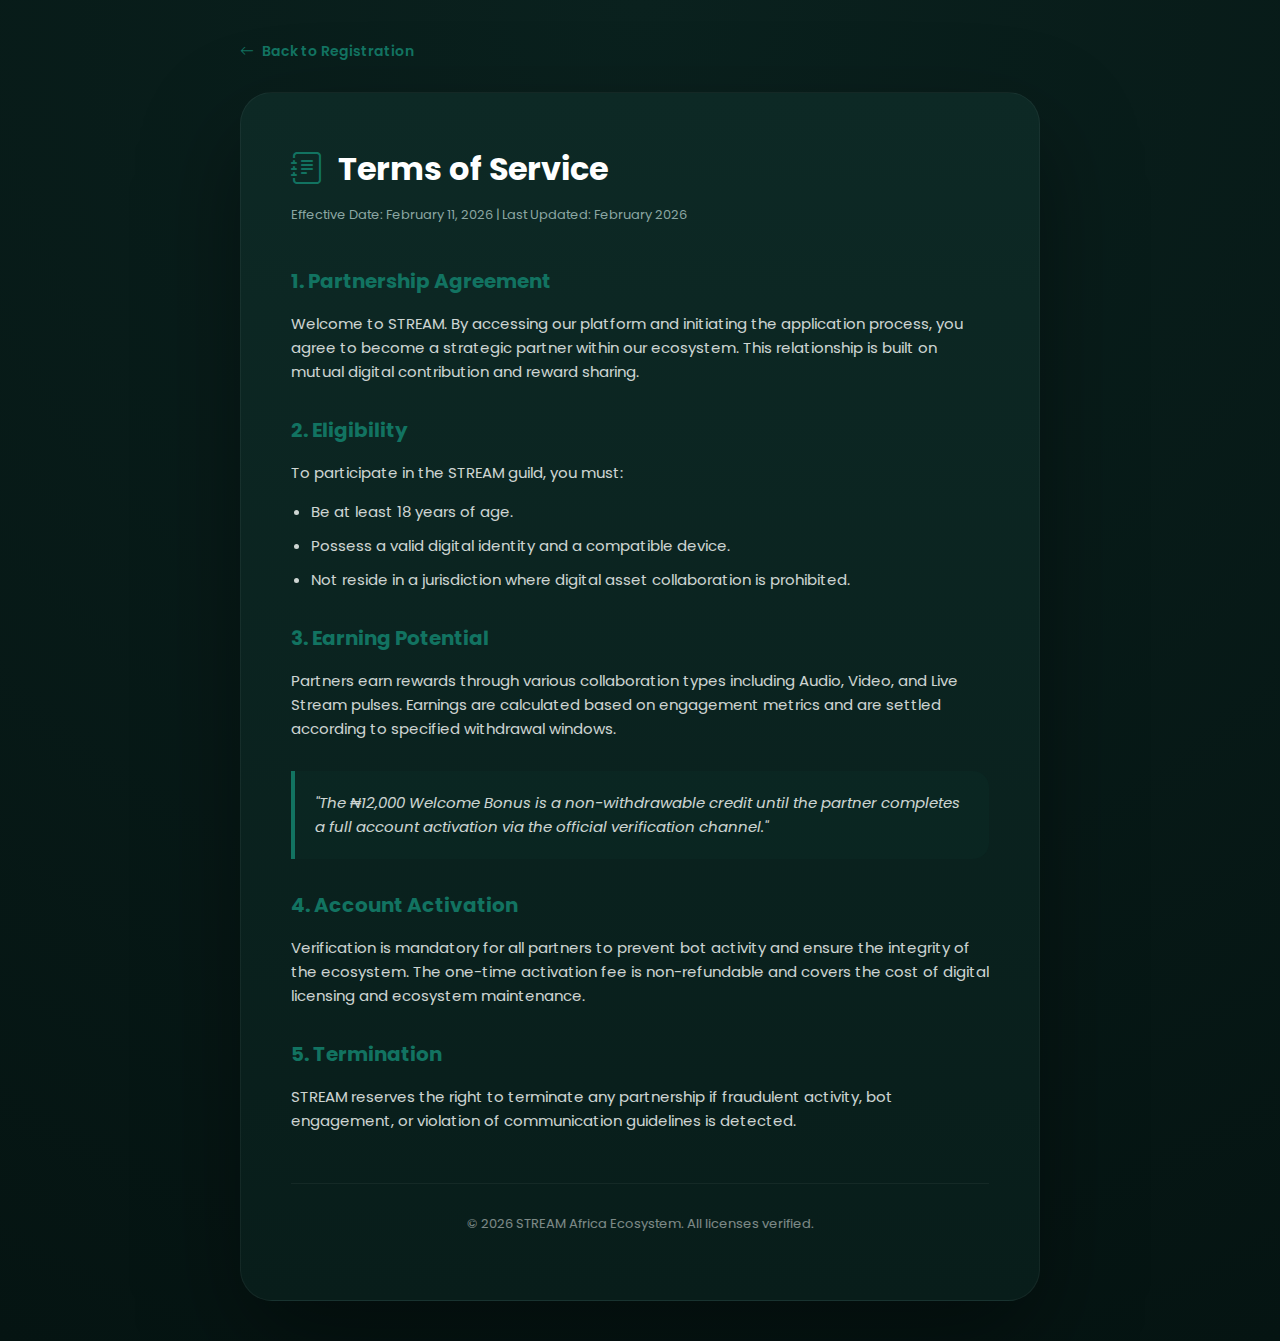
<file: terms.html>
<!DOCTYPE html>
<html lang="en">

<head>
    <meta charset="UTF-8">
    <meta name="viewport" content="width=device-width, initial-scale=1.0">
    <title>Terms & Conditions | STREAM - Partner Agreement</title>

    <!-- Google Font: Poppins -->
    <link href="https://fonts.googleapis.com/css2?family=Poppins:wght@400;500;600;700&display=swap" rel="stylesheet">

    <!-- Bootstrap Icons -->
    <link href="https://cdn.jsdelivr.net/npm/bootstrap-icons@1.11.3/font/bootstrap-icons.css" rel="stylesheet">

    <style>
        :root {
            --forest-deep: #051412;
            --forest-soft: #0a211e;
            --card-top: #0d2925;
            --card-bottom: #081d1a;
            --vibrant-green: #127361;
            --deep-green: #0a4d3f;
            --text-silver: #f0f4f2;
            --text-muted: #8ba6a2;
            --white: #ffffff;
        }

        * {
            margin: 0;
            padding: 0;
            box-sizing: border-box;
            font-family: 'Poppins', sans-serif;
        }

        body {
            min-height: 100vh;
            background: radial-gradient(circle at top, var(--forest-soft), var(--forest-deep));
            padding: 40px 20px;
            color: var(--text-silver);
            line-height: 1.6;
        }

        .container {
            max-width: 800px;
            margin: 0 auto;
        }

        .back-nav {
            margin-bottom: 30px;
        }

        .back-nav a {
            color: var(--vibrant-green);
            text-decoration: none;
            font-weight: 600;
            display: flex;
            align-items: center;
            gap: 8px;
            font-size: 14px;
        }

        .content-card {
            background: linear-gradient(180deg, var(--card-top), var(--card-bottom));
            border-radius: 32px;
            padding: 50px;
            box-shadow: 0 40px 100px rgba(0, 0, 0, 0.4);
            border: 1px solid rgba(255, 255, 255, 0.05);
        }

        h1 {
            font-size: 32px;
            color: var(--white);
            margin-bottom: 10px;
            display: flex;
            align-items: center;
            gap: 15px;
        }

        .update-info {
            font-size: 13px;
            color: var(--text-muted);
            margin-bottom: 40px;
            display: block;
        }

        h2 {
            font-size: 20px;
            color: var(--vibrant-green);
            margin: 30px 0 15px;
            font-weight: 700;
        }

        p {
            font-size: 15px;
            color: var(--text-silver);
            opacity: 0.85;
            margin-bottom: 15px;
        }

        ul {
            padding-left: 20px;
            margin-bottom: 20px;
        }

        li {
            margin-bottom: 10px;
            font-size: 15px;
            opacity: 0.85;
        }

        .highlight-box {
            background: rgba(18, 115, 97, 0.05);
            border-left: 4px solid var(--vibrant-green);
            padding: 20px;
            border-radius: 0 16px 16px 0;
            margin: 30px 0;
        }

        .highlight-box p {
            margin-bottom: 0;
            font-style: italic;
        }

        @media (max-width: 600px) {
            .content-card {
                padding: 30px 20px;
            }

            h1 {
                font-size: 24px;
            }
        }
    </style>
</head>

<body>

    <div class="container">
        <div class="back-nav">
            <a href="register.html"><i class="bi bi-arrow-left"></i> Back to Registration</a>
        </div>

        <div class="content-card">
            <h1><i class="bi bi-journal-text" style="color: var(--vibrant-green);"></i> Terms of Service</h1>
            <span class="update-info">Effective Date: February 11, 2026 | Last Updated: February 2026</span>

            <section>
                <h2>1. Partnership Agreement</h2>
                <p>Welcome to STREAM. By accessing our platform and initiating the application process, you agree to
                    become a strategic partner within our ecosystem. This relationship is built on mutual digital
                    contribution and reward sharing.</p>
            </section>

            <section>
                <h2>2. Eligibility</h2>
                <p>To participate in the STREAM guild, you must:</p>
                <ul>
                    <li>Be at least 18 years of age.</li>
                    <li>Possess a valid digital identity and a compatible device.</li>
                    <li>Not reside in a jurisdiction where digital asset collaboration is prohibited.</li>
                </ul>
            </section>

            <section>
                <h2>3. Earning Potential</h2>
                <p>Partners earn rewards through various collaboration types including Audio, Video, and Live Stream
                    pulses. Earnings are calculated based on engagement metrics and are settled according to specified
                    withdrawal windows.</p>
                <div class="highlight-box">
                    <p>"The ₦12,000 Welcome Bonus is a non-withdrawable credit until the partner completes a full
                        account activation via the official verification channel."</p>
                </div>
            </section>

            <section>
                <h2>4. Account Activation</h2>
                <p>Verification is mandatory for all partners to prevent bot activity and ensure the integrity of the
                    ecosystem. The one-time activation fee is non-refundable and covers the cost of digital licensing
                    and ecosystem maintenance.</p>
            </section>

            <section>
                <h2>5. Termination</h2>
                <p>STREAM reserves the right to terminate any partnership if fraudulent activity, bot engagement, or
                    violation of communication guidelines is detected.</p>
            </section>

            <footer
                style="margin-top: 50px; border-top: 1px solid rgba(255,255,255,0.05); padding-top: 30px; text-align: center;">
                <p style="font-size: 13px; opacity: 0.5;">© 2026 STREAM Africa Ecosystem. All licenses verified.</p>
            </footer>
        </div>
    </div>

</body>

</html>
</file>
